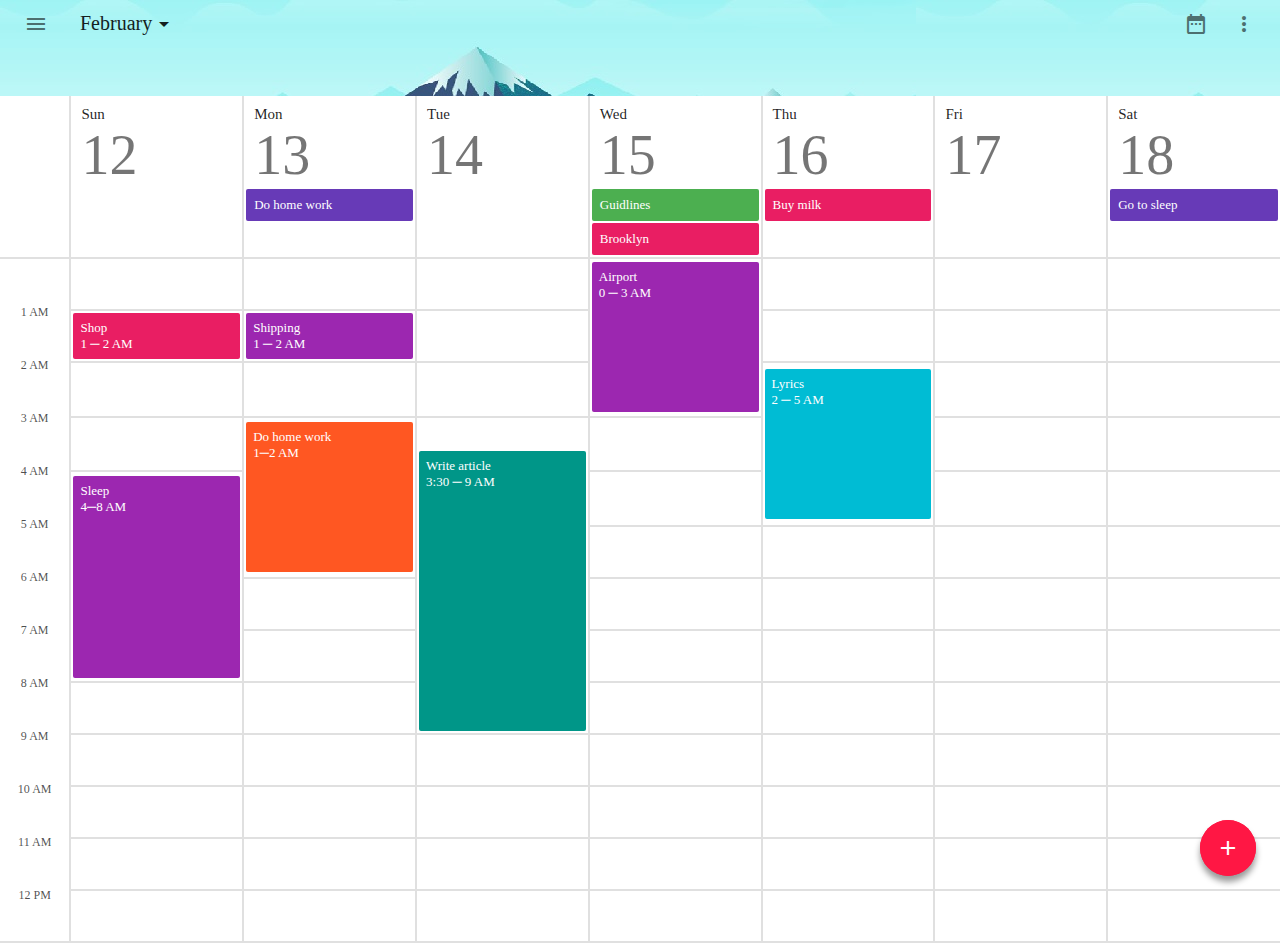
<file: index.html>
<!DOCTYPE html>
<html lang="en">
<head>
    <meta charset="UTF-8">
    <meta name="viewport" content="width=device-width initial-scale=1.0">
    <title>Celendar</title>
    <link href="https://fonts.googleapis.com/icon?family=Material+Icons"
          rel="stylesheet">
    <link rel="stylesheet" type="text/css" href="style.css">
</head>
<body>
<header>
    <div id="toolbar">
        <div class="toolbar">
            <button class="material-icons menu">menu</button>
            <h1 class="month">February <i class="material-icons">arrow_drop_down</i></h1>
        </div>
        <div class="option_side">
            <button class="material-icons more_vert">more_vert</button>
            <button class="material-icons">date_range</button>
        </div>
    </div>
</header>
    <div class="center">
        <table class="week_table scroll_table">
            <tr>
                <th class="day_container">
                </th>
                <th class="day_container">
                    <div class="day">Sun</div>
                    <div class="day_number">12</div>
                </th>
                <th class="day_container">
                    <div class="day">Mon</div>
                    <div class="day_number">13</div>
                    <div class="notification" style="background-color: #673AB7">Do home work</div>
                </th>
                <th class="day_container">
                    <div class="day">Tue</div>
                    <div class="day_number">14</div>
                </th>
                <th class="day_container">
                    <div class="day">Wed</div>
                    <div class="day_number">15</div>
                    <div class="notification" style="background-color: #4CAF50">Guidlines</div>
                    <div class="notification">Brooklyn</div>
                </th>
                <th class="day_container">
                    <div class="day">Thu</div>
                    <div class="day_number">16</div>
                    <div class="notification">Buy milk</div>
                </th>
                <th class="day_container">
                    <div class="day">Fri</div>
                    <div class="day_number">17</div>
                </th>
                <th class="day_container">
                    <div class="day">Sat</div>
                    <div class="day_number">18</div>
                    <div class="notification" style="background-color: #673AB7">Go to sleep</div>
                </th>
            </tr>
            <tr>
                <td rowspan="13">
                    <ul class="clock">
                        <li>1 AM</li>
                        <li>2 AM</li>
                        <li>3 AM</li>
                        <li>4 AM</li>
                        <li>5 AM</li>
                        <li>6 AM</li>
                        <li>7 AM</li>
                        <li>8 AM</li>
                        <li>9 AM</li>
                        <li>10 AM</li>
                        <li>11 AM</li>
                        <li>12 PM</li>
                    </ul>
                </td>
                <td></td>
                <td></td>
                <td></td>
                <td rowspan="3">
                    <div class="notice_container" style="background-color: #9C27B0;">
                        <div class="notice">Airport</div>
                        <div class="time">0 ─ 3 AM</div>
                    </div>
                </td>
                <td></td>
                <td></td>
                <td></td>
            </tr>
            <tr>
                <td>
                    <div class="notice_container">
                        <div class="notice">Shop</div>
                        <div class="time">1 ─ 2 AM</div>
                    </div>
                </td>
                <td>
                    <div class="notice_container" style="background-color: #9C27B0">
                        <div class="notice">Shipping</div>
                        <div class="time">1 ─ 2 AM</div>
                    </div>
                </td>
                <td></td>
                <td></td>
                <td></td>
                <td></td>
            </tr>
            <tr>
                <td></td>
                <td></td>
                <td></td>
                <td rowspan="3">
                    <div class="notice_container" style="background-color: #00BCD4;">
                        <div class="notice">Lyrics</div>
                        <div class="time">2 ─ 5 AM</div>
                    </div>
                </td>
                <td></td>
                <td></td>
            </tr>
            <tr>
                <td></td>
                <td rowspan="3">
                    <div class="notice_container" style="background-color: #FF5722;">
                        <div class="notice">Do home work</div>
                        <div class="time">1─2 AM</div>
                    </div>
                </td>
                <td rowspan="6">
                    <div class="notice_container" style="background-color: #009688;">
                        <div class="notice">Write article</div>
                        <div class="time">3:30 ─ 9 AM</div>
                    </div>
                </td>
                <td></td>
                <td></td>
                <td></td>
            </tr>
            <tr>
                <td rowspan="4">
                    <div class="notice_container" style="background-color: #9C27B0;">
                        <div class="notice">Sleep</div>
                        <div class="time">4─8 AM</div>
                    </div>
                </td>
                <td></td>
                <td></td>
                <td></td>
            </tr>
            <tr>
                <td></td>
                <td></td>
                <td></td>
                <td></td>
            </tr>
            <tr>
                <td></td>
                <td></td>
                <td></td>
                <td></td>
                <td></td>
            </tr>
            <tr>
                <td></td>
                <td></td>
                <td></td>
                <td></td>
                <td></td>
            </tr>
            <tr>
                <td></td>
                <td></td>
                <td></td>
                <td></td>
                <td></td>
                <td></td>
            </tr>
            <tr>
                <td></td>
                <td></td>
                <td></td>
                <td></td>
                <td></td>
                <td></td>
                <td></td>
            </tr>
            <tr>
                <td></td>
                <td></td>
                <td></td>
                <td></td>
                <td></td>
                <td></td>
                <td></td>
            </tr>
            <tr>
                <td></td>
                <td></td>
                <td></td>
                <td></td>
                <td></td>
                <td></td>
                <td></td>
            </tr>
            <tr>
                <td></td>
                <td></td>
                <td></td>
                <td></td>
                <td></td>
                <td></td>
                <td></td>
            </tr>
        </table>
    </div>
    <div class="FAB">
        <input type="button" class="material-icons floating_action_button" value="add">
    </div>
</body>
</html>
</file>
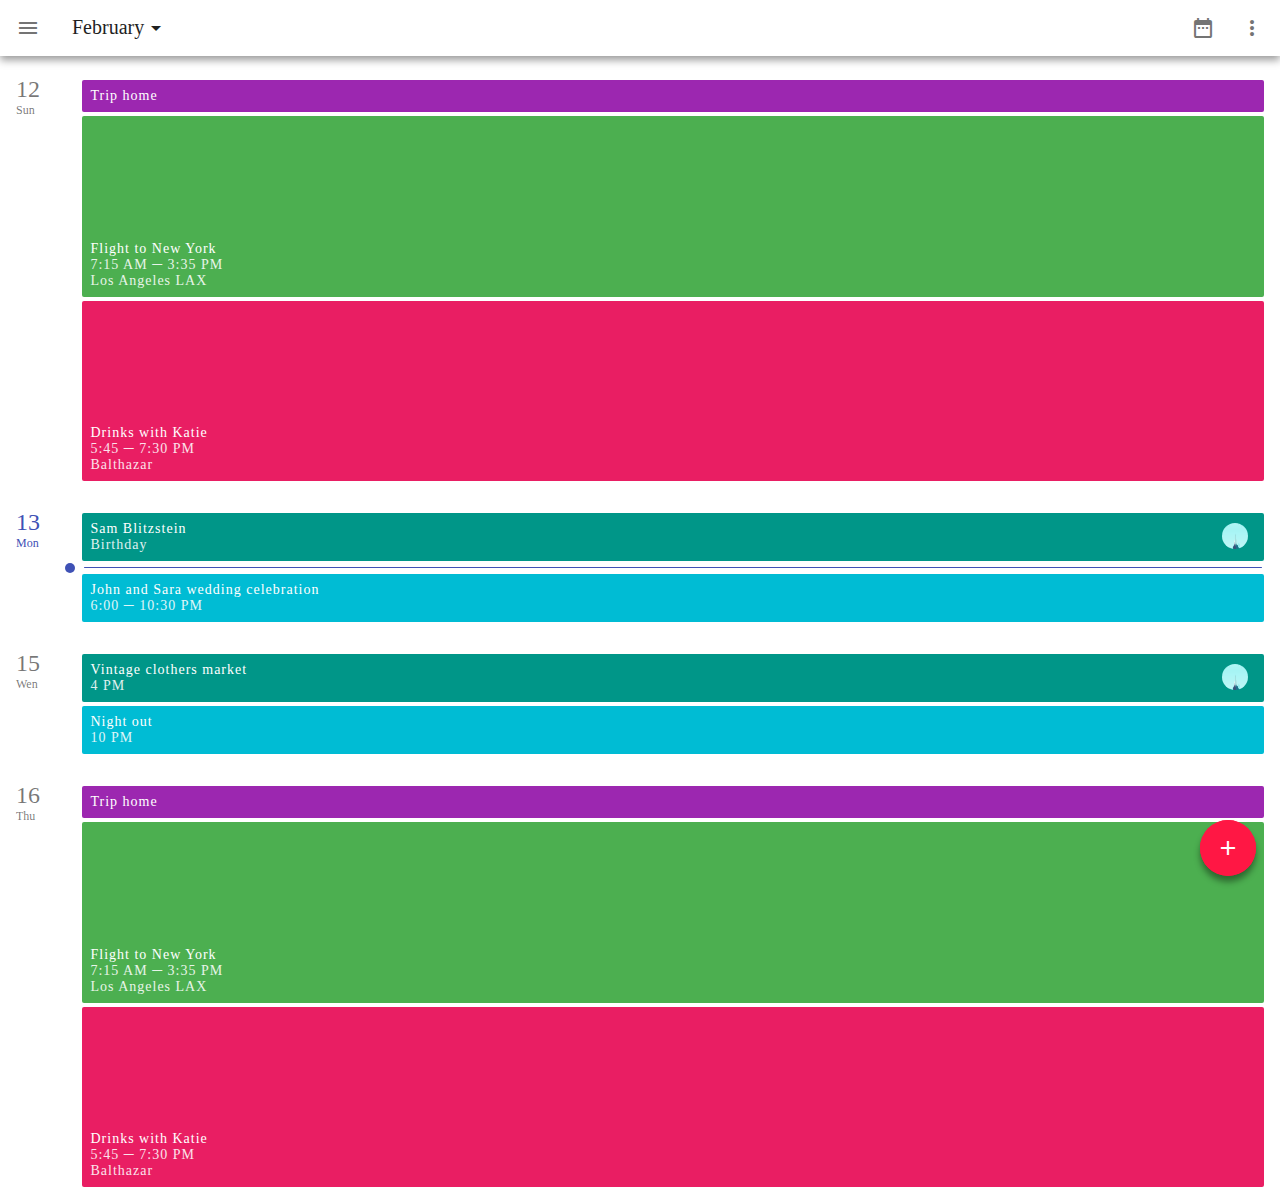
<file: mobile_version.html>
<!DOCTYPE html>
<html lang="en">
<head>
    <meta charset="UTF-8">
    <title>Mobile calendar</title>
    <link href="https://fonts.googleapis.com/icon?family=Material+Icons"
          rel="stylesheet">
    <meta name="viewport" content="width=device-width initial-scale=1.0">
    <link rel="stylesheet" type="text/css" href="style_mobile.css">
</head>
<body>
    <div class="toolbar">
        <ul>
            <li class="menu_icon">
                <button class="material-icons">menu</button>
            </li>
            <li class="title">
               <h1>February <i class="material-icons">arrow_drop_down</i></h1>
            </li>
            <li class="option_icon">
                <button class="material-icons more_vert">more_vert</button>
            </li>
            <li class="date_icon">
                <button class="material-icons">date_range</button>
            </li>
        </ul>
    </div>
    <ul class="notice_list">
        <li>
            <div class="notice_date">
                <h1>12</h1>
                <h2>Sun</h2>
            </div>
            <div class="notice_container">
                <div class="notice_only">
                    <span>Trip home</span>
                </div>
                <div class="notice_time_place">
                    <span>Flight to New York</span>
                    <span>7:15 AM ─ 3:35 PM</span>
                    <span>Los Angeles LAX</span>
                </div>
                <div class="notice_time_place">
                    <span>Drinks with Katie</span>
                    <span>5:45 ─ 7:30 PM</span>
                    <span>Balthazar</span>
                </div>
            </div>
        </li>
        <li>
        <div class="notice_date today">
            <h1>13</h1>
            <h2>Mon</h2>
        </div>
        <div class="notice_container">
            <div class="notice_photo">
                <img src="Material.jpg">
                <span>Sam Blitzstein</span>

                <span>Birthday</span>
            </div>
            <div id="day_line">
                <div></div>
                <div></div>
            </div>
            <div class="notice_time">
                <span>John and Sara wedding celebration</span>
                <span>6:00 ─ 10:30 PM</span>
            </div>
        </div>
        <li>
            <div class="notice_date">
                <h1>15</h1>
                <h2>Wen</h2>
            </div>
            <div class="notice_container">
                <div class="notice_photo">
                    <img src="Material.jpg">
                    <span>Vintage clothers market</span>
                    <span>4 PM</span>
                </div>
                <div class="notice_time">
                    <span>Night out</span>
                    <span>10 PM</span>
                </div>
            </div>
        </li>
        <li>
            <div class="notice_date">
                <h1>16</h1>
                <h2>Thu</h2>
            </div>
            <div class="notice_container">
                <div class="notice_only">
                    <span>Trip home</span>
                </div>
                <div class="notice_time_place">
                    <span>Flight to New York</span>
                    <span>7:15 AM ─ 3:35 PM</span>
                    <span>Los Angeles LAX</span>
                </div>
                <div class="notice_time_place">
                    <span>Drinks with Katie</span>
                    <span>5:45 ─ 7:30 PM</span>
                    <span>Balthazar</span>
                </div>
            </div>
        </li>
    </ul>
    <div class="FAB">
        <input type="button" class="material-icons floating_action_button" value="add">
    </div>
</body>
</html>
</file>
<file: style.css>
body{
    margin: 0 auto;
}
header{
    height: 96px;
    background-image: url("Material.jpg");
}
#toolbar{
    height: 48px;
    display: flex;
    flex-direction: row;
    justify-content: space-between;
    margin-bottom: 48px;
}
.toolbar{
    background-color: transparent;
    display: flex;
    flex-direction: row;
    margin: 0 0 0 12px;
}
.menu{
    opacity: 0.54;
    padding: 12px 12px;
    border: 0;
    background-image: none;
    background-color: transparent;
    transition: 0.2s;
}
.menu:hover{
    opacity: 0.3;
}
* button:focus, input[type="button"]{
    outline: none;
}
.month{
    display: flex;
    flex-direction: row;
    opacity: 0.87;
    font-family: "Roboto";
    font-size: 20px;
    font-weight: 500;
    padding: 12px 0 20px 0;
    margin: 0 0 0 20px;
}
.option_side{
    display: flex;
    flex-direction: row-reverse;
    margin: 0 12px 0 0;
}
.option_side button{
    opacity: 0.54;
    padding: 12px 12px;
    border: 0;
    background-image: none;
    background-color: transparent;
    transition: 0.2s;
}
.option_side button:hover{
    opacity: 0.3;
}
.FAB, .floating_action_button{
    position: fixed;
    bottom: 24px;
    right: 24px;
    width: 56px;
    height: 56px;
    border-radius: 50%;
    border: 0;
    padding: 0;
}
.FAB{
    box-shadow: 0 6px 6px rgba(00,00,00,0.4);
    transition: 0.2s;
    background-color: #FF1744;
}
.floating_action_button{
    color: white;
    background-color: inherit;
    transition: 0.2s;
}
.floating_action_button:hover, .FAB:hover{
    width: 72px;
    height: 72px;
    bottom: 16px;
    right: 16px;
}
.floating_action_button:hover{
    transform: rotate(45deg);
}
.FAB:hover{
    box-shadow: 0 12px 24px rgba(00,00,00,0.4);
}
.week_table,.scroll_table{
    width: 100%;
    font-family: "Roboto";
    padding: 0;
    margin: 0;
    border-collapse: collapse;
}
.week_table tr:nth-child(2) td:nth-child(1), .week_table th:first-child{
    min-width: 50px;
    width: 52px;
    vertical-align: top;
}
.week_table th:last-child, .scroll_table td:last-child{
    border-right: none;
}
.center th, .center td{
    width: 13.5%;
}
.day_container{
    padding: 0;
    border-right: 2px solid #E0E0E0;
    vertical-align: top;
}
.day{
    padding: 10px 0 0 10px;
    text-align: left;
    font-size: 15px;
    font-weight: 400;
    color: rgba(0,0,0,0.87);
}
.day_number{
    font-size: 56px;
    font-weight: 400;
    text-align: left;
    padding: 0 0 0 10px;
    color: rgba(0,0,0,0.54);
}
.notification{
    margin: 2px;
    background-color: #E91E63;
    border-radius: 2px;
    padding: 8px;
    font-size: 13px;
    font-weight: 500;
    text-align: left;
    color: white;
}
.scroll_table td{
    height: 50px;
    padding: 0;
    border: 2px solid #E0E0E0;
    border-left: none;
}
.clock{
    list-style-type: none;
    padding: 0;
    margin: 0;
    font-size: 12px;
    font-weight: 500;
    color: rgba(0,0,0,0.7);
    text-align: center;
}
.clock li{
    padding: 0 6px 38px 6px;
}
.clock li:first-child{
   padding-top: 46px;
}
.notice_container{
    border-radius: 2px;
    padding: 7px;
    margin: 2px;
    border: 0;
    background-color: #E91E63;
    color: white;
}
.notice{
    font-size: 13px;
    font-weight: 500;
}
.time{
    font-size: 13px;
    font-weight: 400;
}
.scroll_table tr:nth-child(2) td:nth-child(5) .notice_container, .scroll_table tr:nth-child(4) td:nth-child(4) .notice_container,.scroll_table tr:nth-child(5) td:nth-child(2) .notice_container{
     height: 136px;
 }
.scroll_table tr:nth-child(5) td:nth-child(3){
    vertical-align: bottom;
}
.scroll_table tr:nth-child(5) td:nth-child(3) .notice_container{
    height: 266px;
}
.scroll_table tr:nth-child(6) td:nth-child(1) .notice_container{
    height: 188px;
}
</file>
<file: style_mobile.css>
html{
    font-family: Roboto;
}
body{
    margin: 0 auto;
}
.toolbar{
    box-shadow: 0 4px 8px rgba(00,00,00,0.4);
}
* button:focus, input[type="button"]{
    outline: none;
}
.toolbar ul{
    height: 56px;
    list-style-type: none;
    padding: 0;
    margin: 0;
}
ul button{
    padding: 12px;
    border: 0;
    margin: 4px;
    background-color: inherit;
    opacity: 0.54;
}
li{
    float: left;
}
.title h1{
    opacity: 0.87;
    font-size: 20px;
    font-weight: 500;
    margin: 0;
    display: flex;
    flex-direction: row;
    padding: 16px;
}
.option_icon{
    float: right;
}
.option_icon button{
    margin: 4px 4px 4px 0;
}
.date_icon{
    float: right;
}
.date_icon button{
    margin: 4px 1px;
}
.notice_list{
    list-style-type: none;
    padding: 0;
    margin: 0;
}
.notice_list li{
    display: flex;
    flex-direction: row;
    margin: 4px 0;
    width: 100%;
}
.notice_date{
    width: 72px;
    padding: 16px 0 0 16px;
}
.notice_date h1, h2{
    margin: 0;
}
.notice_date h1, .notice_date h2{
    font-weight: 500;
    color: rgba(0,0,0,0.54);
}
.notice_date h1{
    font-size: 24px;
}
.notice_date h2{
    font-size: 12px;
}
.notice_container{
    padding: 16px 16px 0 0;
    width: 100%;
}
.notice_container div{
    border-radius: 2px;
    margin: 4px 0;
    padding: 8px;
}
.notice_container span{
    display: block;
    font-size: 14px;
    letter-spacing: 1px;
    color: white;
    opacity: 0.87;
    font-weight: 400;
}
.notice_only{
    background-color: #9C27B0;
}
.notice_only span{
    font-weight: 500;
    opacity: 1;
}
.notice_time_place{
    background-color: #4CAF50;
}
.notice_time_place span:first-child{
    font-weight: 500;
    padding-top: 10%;
    opacity: 1;
}
.notice_time_place:nth-child(3){
    background-color: #E91E63;
}
.notice_photo{
    background-color: #009688;
}
.notice_photo img{
    width: 26px;
    height: 26px;
    border-radius: 50%;
    position: relative;
    margin-top: 2px;
    float: right;
    right: 8px;
}
.notice_photo span:nth-child(2){
    font-weight: 500;
    opacity: 1;
}
.notice_time span:first-child{
    font-weight: 500;
    opacity: 1;
}
.notice_time{
    background-color: #00BCD4;
}
.today h1, .today h2{
    color:#3F51B5;
}
#day_line{
    padding:2px;
    margin: 0;
    display: flex;
    flex-direction: row;
    position: static;
    left: 50px;
    align-items: center;
}
#day_line div:first-child{
    position: absolute;
    left: 65px;
    width: 10px;
    height: 10px;
    padding:0;
    margin: 0;
    background: #3F51B5;
    border-radius: 50%;
}
#day_line div:last-child{
    padding: 0;
    margin: 0;
    width: 100%;
    height: 1px;
    background-color: #3F51B5;
}

.FAB, .floating_action_button{
    position: fixed;
    bottom: 24px;
    right: 24px;
    width: 56px;
    height: 56px;
    border-radius: 50%;
    border: 0;
    padding: 0;
}
.FAB{
    box-shadow: 0 6px 6px rgba(00,00,00,0.4);
    transition: 0.2s;
    background-color: #FF1744;
}
.floating_action_button{
    color: white;
    background-color: inherit;
    transition: 0.17s;
}
.floating_action_button:hover, .FAB:hover{
    width: 72px;
    height: 72px;
    bottom: 16px;
    right: 16px;
}
.floating_action_button:hover{
    transform: rotate(360deg);
}
.FAB:hover{
    box-shadow: 0 12px 24px rgba(00,00,00,0.4);
}
</file>
